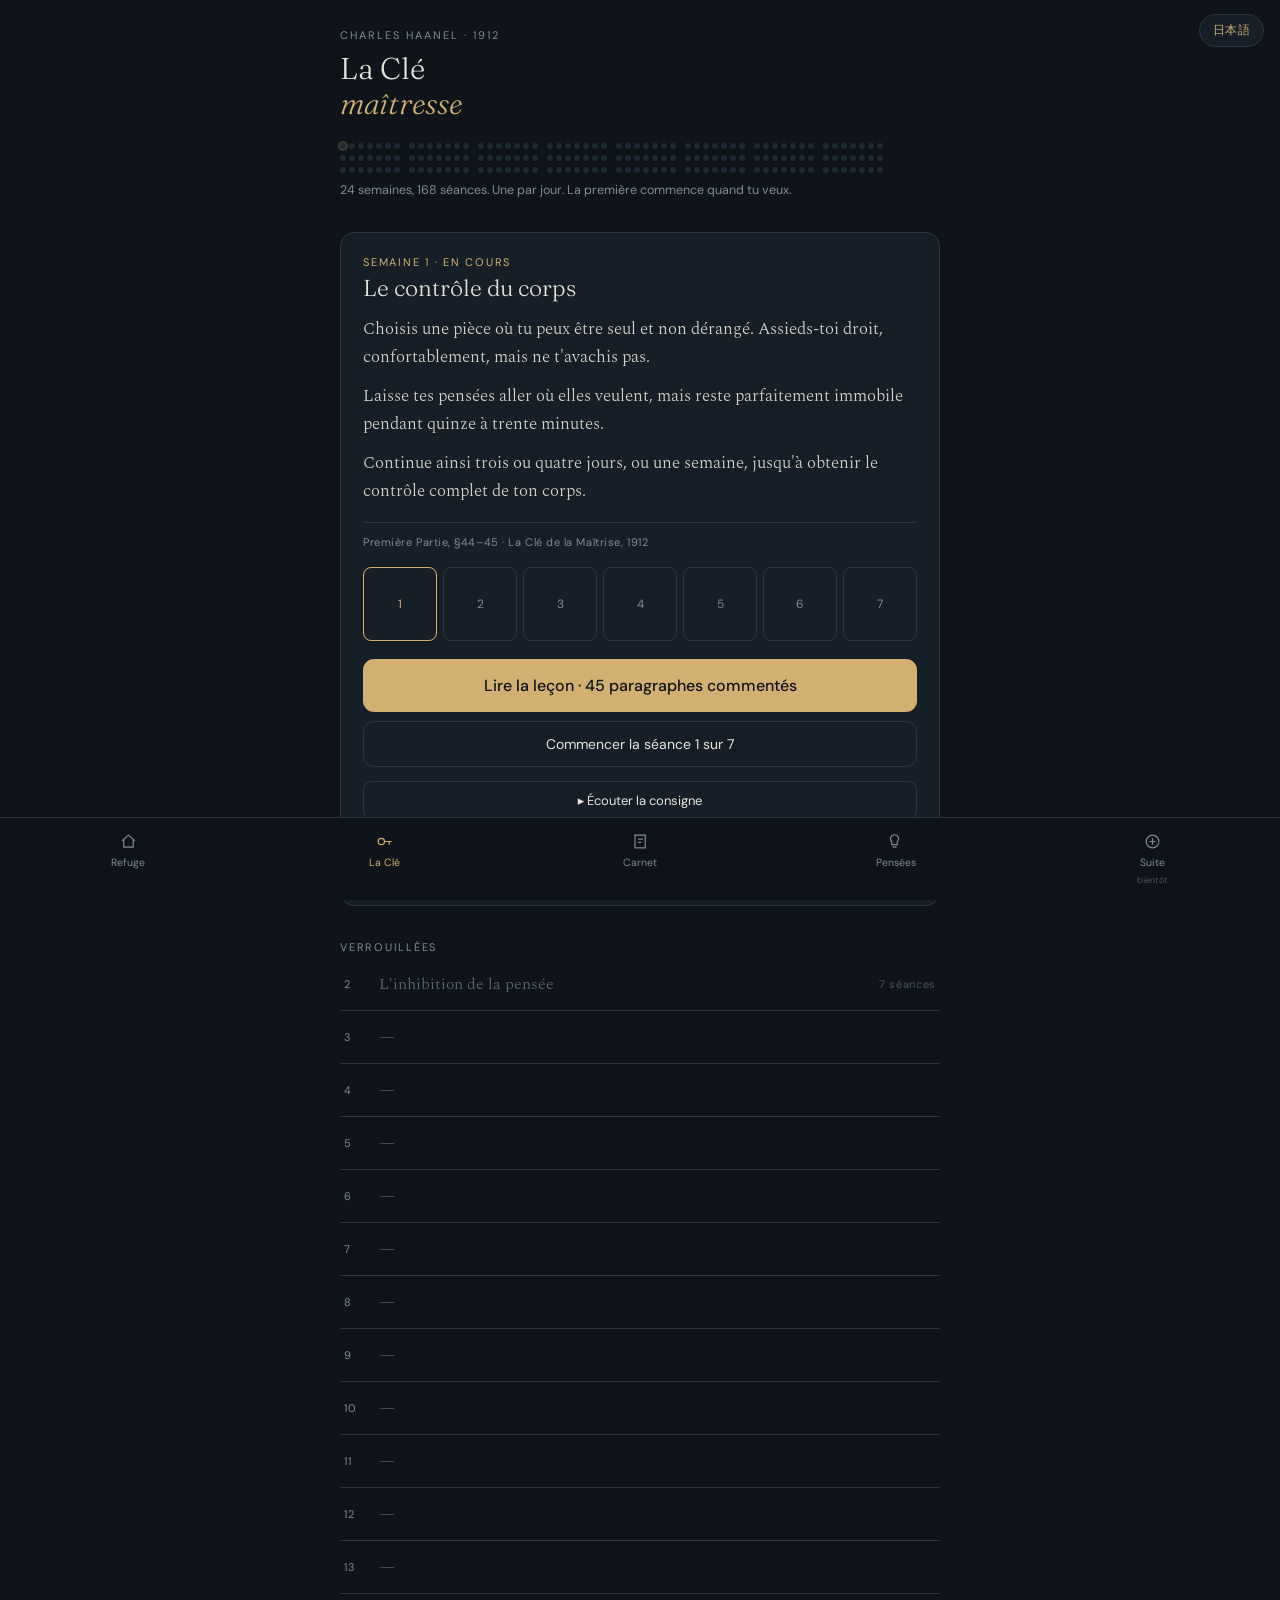
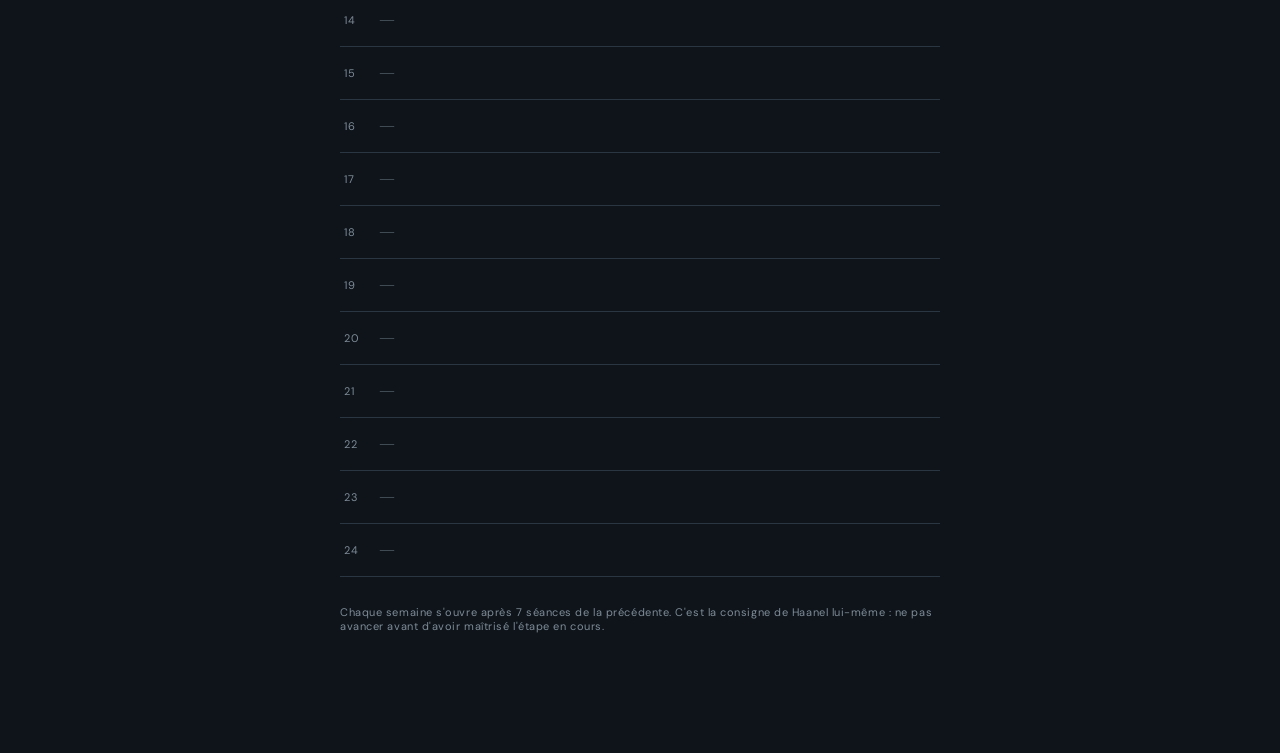
<file: index.html>
<!doctype html>
<html lang="fr">
<head>
<meta charset="utf-8">
<meta name="viewport" content="width=device-width,initial-scale=1,viewport-fit=cover">
<meta name="apple-mobile-web-app-capable" content="yes">
<meta name="apple-mobile-web-app-status-bar-style" content="black-translucent">
<meta name="apple-mobile-web-app-title" content="La Clé">
<meta name="theme-color" content="#0E141A">
<title>La Clé — 24 semaines</title>
<link rel="stylesheet" href="fonts.css">
<link rel="stylesheet" href="styles.css">
<link rel="manifest" href="manifest.webmanifest">
<link rel="apple-touch-icon" href="icons/icon-180.png">
</head>
<body>

<div class="pane" id="pane-refuge"><div class="wrap">
  <header><p class="eyebrow" id="rfEyebrow">Quand ça ne va pas</p><h1 id="rfH1">Le <em>refuge</em></h1></header>
  <div id="refuge"></div>
</div></div>

<div class="pane act" id="pane-key"><div class="wrap">
  <header>
    <p class="eyebrow">Charles Haanel · 1912</p>
    <h1>La Clé<br><em>maîtresse</em></h1>
    <div class="dial" id="dial"></div>
    <p class="dialcap" id="dialcap">—</p>
  </header>
  <div id="weeks"></div>
</div></div>

<div class="pane" id="pane-read">
  <div class="wrap" style="padding-bottom:150px">
    <div class="rdtop">
      <div class="rdrow">
        <button class="backbtn" onclick="back()">← Quitter</button>
        <span class="rdcount" id="rd-count">—</span>
      </div>
      <div class="rdprog"><i id="rd-prog" style="width:0"></i></div>
    </div>
    <div class="rdstage" id="rd-stage"></div>
  </div>
  <div class="rdnav" id="rd-nav">
    <button id="rd-prev" onclick="step(-1)">←</button>
    <button class="main" id="rd-next" onclick="step(1)">Suivant</button>
  </div>
</div>

<div class="pane" id="pane-journal"><div class="wrap">
  <header><p class="eyebrow">Ce que tu as observé</p><h1>Le <em>carnet</em></h1></header>
  <div id="journal"></div>
</div></div>

<div class="pane" id="pane-pensees"><div class="wrap">
  <header><p class="eyebrow" id="pnEyebrow">Pensées constructives</p><h1 id="pnH1">Pensées <em>constructives</em></h1></header>
  <div id="pensees"></div>
</div></div>

<div class="pane" id="pane-soon"><div class="wrap">
  <header><p class="eyebrow">En construction</p><h1>La <em>suite</em></h1></header>
  <div class="card"><div class="consigne"><p>Le refuge, le rituel du matin, les exercices pour couper une habitude et l'onglet Gourmet arrivent ensuite.</p><p>On construit un module à la fois, dans l'ordre. C'est le principe.</p></div></div>
</div></div>

<div id="session">
  <div class="ring"><svg viewBox="0 0 100 100"><circle class="bg" cx="50" cy="50" r="46"/><circle class="fg" id="arc" cx="50" cy="50" r="46"/></svg><div class="clock" id="clock">15:00</div></div>
  <p class="cue" id="cue"></p>
  <div class="vbar" style="max-width:330px;width:100%"><button id="sayCue" class="ttsbtn">▸</button></div>
  <div class="picker" id="picker"></div>
  <div class="sessbtns">
    <button class="btn" id="startStop">Commencer</button>
    <button class="btn ghost" id="quit">Quitter la séance</button>
  </div>
</div>

<div id="pcSession">
  <div class="ring"><svg viewBox="0 0 100 100"><circle class="bg" cx="50" cy="50" r="46"/><circle class="fg" id="pc-arc" cx="50" cy="50" r="46"/></svg><div class="clock" id="pc-clock">5:00</div></div>
  <p class="pc-phase" id="pc-phase"></p>
  <p class="cue" id="pc-cue"></p>
  <div class="picker" id="pc-picker"></div>
  <div class="warn pc-swarn" id="pc-warn"></div>
  <div class="sessbtns">
    <button class="btn" id="pc-start">Commencer</button>
    <button class="btn ghost" id="pc-quit">Quitter</button>
  </div>
</div>

<button id="langbtn" onclick="switchLang()">日本語</button>

<nav>
  <button data-p="refuge"><svg viewBox="0 0 24 24"><path d="M4 11l8-7 8 7"/><path d="M6 10v9h12v-9"/></svg><span class="nl">Refuge</span></button>
  <button class="act" data-p="key"><svg viewBox="0 0 24 24"><circle cx="8" cy="12" r="4"/><path d="M12 12h9M18 12v4"/></svg><span class="nl">La Clé</span></button>
  <button data-p="journal"><svg viewBox="0 0 24 24"><path d="M5 4h13v16H5z"/><path d="M9 9h6M9 13h4"/></svg><span class="nl">Carnet</span></button>
  <button data-p="pensees"><svg viewBox="0 0 24 24"><path d="M9.5 3.5a5 5 0 0 0-3.5 8.6V16h7v-3.9a5 5 0 0 0-3.5-8.6z"/><path d="M7 19h5"/></svg><span class="nl">Pensées</span></button>
  <button data-p="soon"><svg viewBox="0 0 24 24"><circle cx="12" cy="12" r="8"/><path d="M12 8v8M8 12h8"/></svg><span class="nl">Suite</span><span class="soon nsoon">bientôt</span></button>
</nav>

<script src="js/i18n.js"></script>
<script src="js/storage.js"></script>
<script src="js/voice.js"></script>
<script src="js/reader.js"></script>
<script src="js/session.js"></script>
<script src="js/app.js"></script>
<script src="js/pensees.js"></script>
<script src="js/refuge.js"></script>
</body>
</html>
</file>
<file: fonts.css>
/* Polices auto-hébergées — rien ne quitte l'appareil.
   Fraunces & DM Sans : fontes variables (un seul fichier couvre la plage de graisses).
   Spectral : graisses fixes. Sous-ensemble latin (couvre le français, œ et accents inclus).
   Licences : SIL Open Font License 1.1 pour les trois familles. */

@font-face{
  font-family:"Fraunces";
  src:url("fonts/Fraunces.woff2") format("woff2");
  font-weight:300 400;
  font-style:normal;
  font-display:swap;
}
@font-face{
  font-family:"Fraunces";
  src:url("fonts/Fraunces-Italic.woff2") format("woff2");
  font-weight:300 400;
  font-style:italic;
  font-display:swap;
}
@font-face{
  font-family:"Spectral";
  src:url("fonts/Spectral-Light.woff2") format("woff2");
  font-weight:300;
  font-style:normal;
  font-display:swap;
}
@font-face{
  font-family:"Spectral";
  src:url("fonts/Spectral-LightItalic.woff2") format("woff2");
  font-weight:300;
  font-style:italic;
  font-display:swap;
}
@font-face{
  font-family:"Spectral";
  src:url("fonts/Spectral-Regular.woff2") format("woff2");
  font-weight:400;
  font-style:normal;
  font-display:swap;
}
@font-face{
  font-family:"DM Sans";
  src:url("fonts/DMSans.woff2") format("woff2");
  font-weight:400 500;
  font-style:normal;
  font-display:swap;
}
</file>
<file: styles.css>
/* La Clé — feuille de style. Copiée telle quelle de demo/index.html (DA validée). */
:root{--ink:#0E141A;--ink2:#161F28;--ink3:#1E2A35;--line:#2A3742;
      --paper:#E6E4DC;--muted:#7E8B97;--brass:#D2B071;--sage:#83A38C;--r:14px}
*{box-sizing:border-box;-webkit-tap-highlight-color:transparent}
html,body{margin:0;padding:0}
body{background:var(--ink);color:var(--paper);font-family:"DM Sans",system-ui,sans-serif;
     min-height:100dvh;padding-bottom:env(safe-area-inset-bottom);overscroll-behavior-y:none}
.wrap{max-width:640px;margin:0 auto;padding:0 20px 120px}

header{padding:calc(env(safe-area-inset-top) + 28px) 0 18px}
.eyebrow{font-size:11px;letter-spacing:.18em;text-transform:uppercase;color:var(--muted);margin:0 0 10px}
h1{font-family:"Fraunces",serif;font-weight:300;font-size:30px;line-height:1.15;margin:0;letter-spacing:-.01em}
h1 em{font-style:italic;color:var(--brass)}

.dial{display:flex;gap:6px 9px;margin:22px 0 8px;flex-wrap:wrap}
.dweek{display:flex;gap:3px}
.dot{width:6px;height:6px;border-radius:50%;background:var(--ink3);transition:background .3s}
.dot.on{background:var(--brass)}
.dot.cur{box-shadow:0 0 0 2px rgba(210,176,113,.25)}
.dialcap{font-size:12.5px;color:var(--muted);margin:0;line-height:1.5}

.card{background:var(--ink2);border:1px solid var(--line);border-radius:var(--r);padding:22px;margin:14px 0}
.wknum{font-size:11px;letter-spacing:.16em;text-transform:uppercase;color:var(--brass);margin:0 0 6px}
.wktitle{font-family:"Fraunces",serif;font-weight:300;font-size:23px;margin:0 0 14px;line-height:1.2}
.consigne{font-family:"Spectral",Georgia,serif;font-weight:300;font-size:17px;line-height:1.62;color:#D5D2C8}
.consigne p{margin:0 0 12px}.consigne p:last-child{margin:0}
.aff{color:var(--brass);font-family:"Spectral",serif;font-style:italic;font-size:16.5px;
     border-left:2px solid var(--brass);padding-left:14px;margin:16px 0 0!important}
.warn{color:var(--sage);font-size:15px;font-family:"Spectral",serif;
      border-left:2px solid var(--sage);padding-left:14px;margin:16px 0 0!important}
.src{font-size:11px;color:var(--muted);letter-spacing:.05em;margin:16px 0 0;padding-top:12px;border-top:1px solid var(--line)}

.days{display:flex;gap:6px;margin:18px 0 0}
.day{flex:1;aspect-ratio:1;border-radius:8px;border:1px solid var(--line);background:transparent;
     color:var(--muted);font-size:12px;display:grid;place-items:center;transition:all .2s}
.day.done{background:var(--brass);border-color:var(--brass);color:var(--ink)}
.day.today{border-color:var(--brass);color:var(--brass)}

.btn{width:100%;padding:16px;border-radius:11px;border:none;background:var(--brass);color:var(--ink);
     font-family:"DM Sans";font-weight:500;font-size:16px;margin-top:18px}
.btn:active{transform:scale(.985)}
.btn.ghost{background:transparent;border:1px solid var(--line);color:var(--paper);font-weight:400;font-size:14px;padding:13px;margin-top:9px}
.btn:disabled{background:var(--ink3);color:var(--muted)}

details{margin-top:16px}
summary{list-style:none;cursor:pointer;font-size:14px;color:var(--sage);padding:12px 0;
        border-top:1px solid var(--line);display:flex;justify-content:space-between;align-items:center}
summary::-webkit-details-marker{display:none}
summary::after{content:"+";color:var(--muted);font-size:17px}
details[open] summary::after{content:"−"}
.explain{font-family:"Spectral",serif;font-weight:300;font-size:15.5px;line-height:1.68;color:#B9BCB6;padding:2px 0 6px}
.explain p{margin:0 0 12px}.explain p:last-child{margin:0}
.explain strong{color:var(--paper);font-weight:400}

/* semaines passées / verrouillées : lignes compactes */
.row{display:flex;align-items:center;gap:13px;padding:14px 4px;border-bottom:1px solid var(--line)}
.row .idx{font-size:11px;color:var(--muted);width:22px;flex:none;letter-spacing:.08em}
.row .nm{font-family:"Spectral",serif;font-weight:300;font-size:16px;flex:1;color:#B9BCB6}
.row.lock .nm{color:#5C6874}
.row .st{font-size:11px;color:var(--brass);letter-spacing:.06em}
.row.lock .st{color:#4A5560}
.row.past{cursor:pointer}
.sechead{font-size:11px;letter-spacing:.16em;text-transform:uppercase;color:var(--muted);margin:34px 0 4px}

#session{position:fixed;inset:0;background:var(--ink);z-index:50;display:none;
         flex-direction:column;align-items:center;justify-content:center;padding:36px 26px;overflow-y:auto}
#session.on{display:flex}
.ring{width:min(62vw,230px);aspect-ratio:1;position:relative;margin-bottom:30px;flex:none}
.ring svg{width:100%;height:100%;transform:rotate(-90deg)}
.ring circle{fill:none;stroke-width:1.5}
.ring .bg{stroke:var(--ink3)}
.ring .fg{stroke:var(--brass);stroke-linecap:round;transition:stroke-dashoffset .9s linear}
.clock{position:absolute;inset:0;display:grid;place-items:center;font-family:"Fraunces",serif;font-weight:300;font-size:40px}
.cue{font-family:"Spectral",serif;font-weight:300;font-style:italic;font-size:16px;color:var(--muted);
     text-align:center;max-width:330px;line-height:1.6;margin:0 0 26px}
.picker{display:flex;gap:9px;margin-bottom:24px}
.picker button{padding:9px 17px;border-radius:20px;background:transparent;border:1px solid var(--line);
               color:var(--muted);font-family:"DM Sans";font-size:13px}
.picker button.sel{border-color:var(--brass);color:var(--brass)}
.sessbtns{width:100%;max-width:330px}

textarea{width:100%;background:var(--ink);border:1px solid var(--line);border-radius:10px;color:var(--paper);
         padding:13px;font-family:"Spectral",serif;font-weight:300;font-size:15px;line-height:1.55;
         resize:vertical;min-height:88px;margin-top:12px}
textarea:focus{outline:none;border-color:var(--brass)}
.jentry{border-left:2px solid var(--line);padding-left:13px;margin:16px 0}
.jmeta{font-size:11px;color:var(--muted);letter-spacing:.08em;text-transform:uppercase;margin:0 0 5px}
.jtext{font-family:"Spectral",serif;font-weight:300;font-size:15px;line-height:1.6;margin:0;color:#C4C7C1;white-space:pre-wrap}

nav{position:fixed;bottom:0;left:0;right:0;background:rgba(14,20,26,.94);backdrop-filter:blur(14px);
    border-top:1px solid var(--line);display:flex;padding:9px 0 calc(env(safe-area-inset-bottom) + 9px);z-index:40}
nav button{flex:1;background:none;border:none;color:var(--muted);font-family:"DM Sans";font-size:10.5px;
           display:flex;flex-direction:column;align-items:center;gap:5px;padding:5px 0}
nav button.act{color:var(--brass)}
nav svg{width:19px;height:19px;stroke:currentColor;fill:none;stroke-width:1.5}
.soon{font-size:9px;opacity:.55}
.pane{display:none}.pane.act{display:block}
/* lecteur interactif */
.rdtop{position:sticky;top:0;background:var(--ink);padding:calc(env(safe-area-inset-top) + 14px) 0 12px;z-index:5}
.rdrow{display:flex;justify-content:space-between;align-items:center;margin-bottom:11px}
.rdcount{font-size:11.5px;letter-spacing:.14em;color:var(--brass);text-transform:uppercase}
.rdprog{height:2px;background:var(--ink3);border-radius:2px;overflow:hidden}
.rdprog i{display:block;height:100%;background:var(--brass);transition:width .35s ease}
.rdstage{min-height:calc(100dvh - 320px);display:flex;flex-direction:column;justify-content:center;padding:22px 0}
.rdpara{font-family:"Spectral",serif;font-weight:300;font-size:20px;line-height:1.62;color:#DFDCD3;margin:0}
.rdpara.exo{border-left:2px solid var(--brass);padding-left:18px}
.rdtag{font-size:11px;letter-spacing:.14em;text-transform:uppercase;color:var(--sage);margin:0 0 14px}
.gtxt{font-family:"DM Sans",sans-serif;font-size:15px;line-height:1.68;color:#A8AFA9;
      background:rgba(131,163,140,.07);border-left:2px solid var(--sage);
      padding:15px 16px;border-radius:0 8px 8px 0;margin-top:6px}
.gtxt strong{color:var(--paper);font-weight:500}
.gtxt em{color:var(--sage);font-style:italic}
.pgloss summary{border-top:1px solid var(--line);margin-top:26px;font-size:13.5px}
.rdnav{position:fixed;bottom:calc(env(safe-area-inset-bottom) + 0px);left:0;right:0;
       background:rgba(14,20,26,.95);backdrop-filter:blur(14px);border-top:1px solid var(--line);
       padding:12px 20px calc(env(safe-area-inset-bottom) + 12px);display:none;gap:10px;z-index:45}
.rdnav.on{display:flex}
.rdnav button{flex:1;padding:15px;border-radius:11px;border:1px solid var(--line);background:transparent;
              color:var(--paper);font-family:"DM Sans";font-size:15px}
.rdnav button.main{background:var(--brass);border-color:var(--brass);color:var(--ink);font-weight:500;flex:2}
.rdnav button:disabled{opacity:.3}
.backbtn{background:none;border:none;color:var(--sage);font-family:"DM Sans";font-size:14px;padding:0}
.done-card{text-align:center;padding:30px 0}
.done-card h2{font-family:"Fraunces",serif;font-weight:300;font-size:26px;margin:0 0 14px}
.done-card p{font-family:"Spectral",serif;font-weight:300;font-size:16.5px;line-height:1.65;color:#B9BCB6;margin:0 0 14px}
.loops{font-size:12px;letter-spacing:.1em;text-transform:uppercase;color:var(--brass);margin-top:20px}
.empty{font-family:"Spectral",serif;font-weight:300;font-style:italic;color:var(--muted);
       font-size:16px;line-height:1.6;text-align:center;padding:60px 20px}
@media(prefers-reduced-motion:reduce){*{transition:none!important}}

body.ja{font-family:"DM Sans","Hiragino Sans","Hiragino Kaku Gothic ProN","Yu Gothic",system-ui,sans-serif}
body.ja h1,body.ja .wktitle,body.ja .done-card h2{font-family:"Fraunces","Hiragino Mincho ProN","Yu Mincho",serif;font-weight:400;letter-spacing:0}
body.ja .consigne,body.ja .rdpara,body.ja .aff,body.ja .warn,body.ja .explain,body.ja .gtxt{
  font-family:"Spectral","Hiragino Mincho ProN","Yu Mincho",Georgia,serif;line-height:1.92;letter-spacing:.01em}
body.ja .eyebrow,body.ja .wknum{letter-spacing:.08em}
body.ja .aff,body.ja .warn{font-style:normal}
.vbar{display:flex;gap:7px;margin:14px 0 0;flex-wrap:wrap}
.vbar button{flex:1 1 auto;min-width:118px;padding:10px 12px;border-radius:9px;border:1px solid var(--line);
  background:transparent;color:var(--paper);font-family:"DM Sans",system-ui,sans-serif;font-size:13px}
.vbar button.on{border-color:var(--brass);color:var(--brass)}
.vbar button.recing{border-color:#C97B6B;color:#C97B6B}
.vbar button.tiny{flex:0 0 auto;min-width:0;color:var(--muted);font-size:12px;padding:10px}
.vhint{font-size:12px;color:var(--muted);margin:9px 0 0;line-height:1.6}
.autorow{display:flex;align-items:center;gap:9px;margin:12px 0 0;font-size:12.5px;color:var(--muted)}
.autorow button{background:transparent;border:1px solid var(--line);color:var(--muted);border-radius:20px;padding:5px 11px;font-size:12px}
.autorow button.on{border-color:var(--sage);color:var(--sage)}
#langbtn{position:fixed;top:calc(env(safe-area-inset-top) + 14px);right:16px;z-index:60;
  background:var(--ink2);border:1px solid var(--line);color:var(--brass);border-radius:20px;
  padding:7px 13px;font-size:12px;font-family:"DM Sans",system-ui,sans-serif;letter-spacing:.04em}
#langbtn:active{transform:scale(.95)}
.jaNote{font-size:12.5px;color:var(--sage);border-left:2px solid var(--sage);padding-left:12px;margin:14px 0 0;line-height:1.7}

/* ══════ Module 4 — Pensées constructives ══════ */
/* boutons d'état + cartes cliquables (réutilisent .btn / .btn.ghost / .card) */
.pc-etats{display:flex;flex-direction:column;gap:0;margin-top:6px}
.pc-etats .btn.ghost{text-align:left;margin-top:8px}
.pc-card{cursor:pointer}
.pc-card:active{transform:scale(.995)}
.pc-choices{display:flex;flex-direction:column;gap:0;margin-top:12px}
.pc-choices .btn.ghost{text-align:left}
.btn.ghost.sel{border-color:var(--brass);color:var(--brass)}
.pc-q{display:block;font-family:"DM Sans",system-ui,sans-serif;font-size:12px;color:var(--muted);
      letter-spacing:.02em;margin:0 0 3px;text-transform:none}
.pc-scale{display:flex;justify-content:space-between;align-items:center;margin-top:8px;
          font-size:12px;color:var(--muted)}
.pc-scale span:nth-child(2){color:var(--brass);font-family:"Fraunces",serif;font-size:16px}

/* pas-à-pas (etapes / sens) — esprit .rdstage */
.pc-stage{min-height:calc(100dvh - 420px);display:flex;flex-direction:column;justify-content:center;padding:22px 0}
.pc-nav{display:flex;gap:10px;margin-top:20px}
.pc-nav .btn{margin-top:0}
.pc-nav .btn.ghost{margin-top:0;flex:1}

/* curseur — thème encre / laiton */
input[type=range]{-webkit-appearance:none;appearance:none;width:100%;height:3px;margin-top:16px;
  background:var(--ink3);border-radius:2px;outline:none}
input[type=range]::-webkit-slider-thumb{-webkit-appearance:none;appearance:none;width:22px;height:22px;
  border-radius:50%;background:var(--brass);border:none;cursor:pointer}
input[type=range]::-moz-range-thumb{width:22px;height:22px;border-radius:50%;background:var(--brass);border:none;cursor:pointer}
input[type=range]:focus{outline:none}

/* overlay respiratoire — calqué sur #session */
#pcSession{position:fixed;inset:0;background:var(--ink);z-index:50;display:none;
  flex-direction:column;align-items:center;justify-content:center;overflow-y:auto;
  padding:calc(env(safe-area-inset-top) + 36px) 26px calc(env(safe-area-inset-bottom) + 36px)}
#pcSession.on{display:flex}
.pc-phase{font-family:"Fraunces",serif;font-weight:300;font-size:22px;color:var(--brass);
  margin:0 0 14px;letter-spacing:.02em;min-height:26px;text-align:center}
.pc-swarn{max-width:330px;margin:22px 0 0!important}
body.ja .pc-phase{font-family:"Fraunces","Hiragino Mincho ProN","Yu Mincho",serif;font-weight:400}

@media(prefers-reduced-motion:reduce){
  #pc-arc{transition:none!important}
  .pc-card:active{transform:none}
}

/* ══════ Module 2 — Le refuge ══════
   Conversation append-only. Aucun décompte, aucune progression : rien à styler pour
   cela — il n'y en a pas. Le composeur reste collé au-dessus de la <nav> pour que le
   clavier iPhone ne le masque pas. */
/* Le pane du refuge cède la place à un fil scrollable + composeur fixe. */
#refuge{display:flex;flex-direction:column}
/* Espace pour que le fil ne passe pas sous le composeur fixe + la nav. */
#pane-refuge .wrap{padding-bottom:0}

#rf-thread{display:flex;flex-direction:column;gap:10px;padding:8px 0 20px;min-height:120px}
.rf-msg{max-width:82%;padding:12px 15px;border-radius:15px;font-family:"Spectral",Georgia,serif;
  font-weight:300;font-size:16.5px;line-height:1.6;white-space:pre-wrap;word-wrap:break-word}
/* Le refuge parle à gauche (teinte encre/carte), l'utilisatrice à droite (laiton sobre). */
.rf-refuge{align-self:flex-start;background:var(--ink2);border:1px solid var(--line);
  color:#D5D2C8;border-bottom-left-radius:5px}
.rf-me{align-self:flex-end;background:var(--ink3);border:1px solid var(--line);
  color:var(--paper);border-bottom-right-radius:5px}
body.ja .rf-msg{font-family:"Spectral","Hiragino Mincho ProN","Yu Mincho",Georgia,serif;
  line-height:1.9;letter-spacing:.01em}

/* Les trois propositions, en colonne, réutilisant .btn.ghost. */
#rf-actions{display:flex;flex-direction:column;gap:0;margin:4px 0 14px}
#rf-actions .btn.ghost{text-align:left;margin-top:8px}
.rf-actions-intro{font-size:12px;letter-spacing:.06em;color:var(--muted);
  margin:14px 0 2px;font-family:"DM Sans",system-ui,sans-serif}

/* Le composeur est posé JUSTE au-dessus de la nav : bottom = hauteur RÉELLE de la nav,
   mesurée en JS (--nav-h) — plus aucun chevauchement, quel que soit l'écran ou la
   safe-area. Fond opaque pleine largeur, contenu centré comme le reste. */
#rf-composer{position:fixed;left:0;right:0;bottom:var(--nav-h,68px);z-index:38;
  background:var(--ink);border-top:1px solid var(--line);padding:11px 0}
.rf-composer-in{display:flex;gap:9px;align-items:flex-end;max-width:640px;margin:0 auto;padding:0 20px}
#rf-input{flex:1;margin:0;height:48px;min-height:48px;max-height:132px;resize:none;box-sizing:border-box;
  padding:13px 14px;font-size:16px;line-height:1.4;
  background:var(--ink2);color:var(--paper);border:1px solid var(--line);border-radius:12px}
#rf-composer .btn{width:auto;flex:0 0 auto;height:48px;min-height:48px;padding:0 18px;margin:0;align-self:flex-end}

/* Réserve, dans le fil, la place du composeur (≈70px) + la nav (--nav-h) pour que le
   dernier message reste visible au-dessus du champ. */
#pane-refuge #refuge{padding-bottom:calc(var(--nav-h,68px) + 82px)}
</file>
